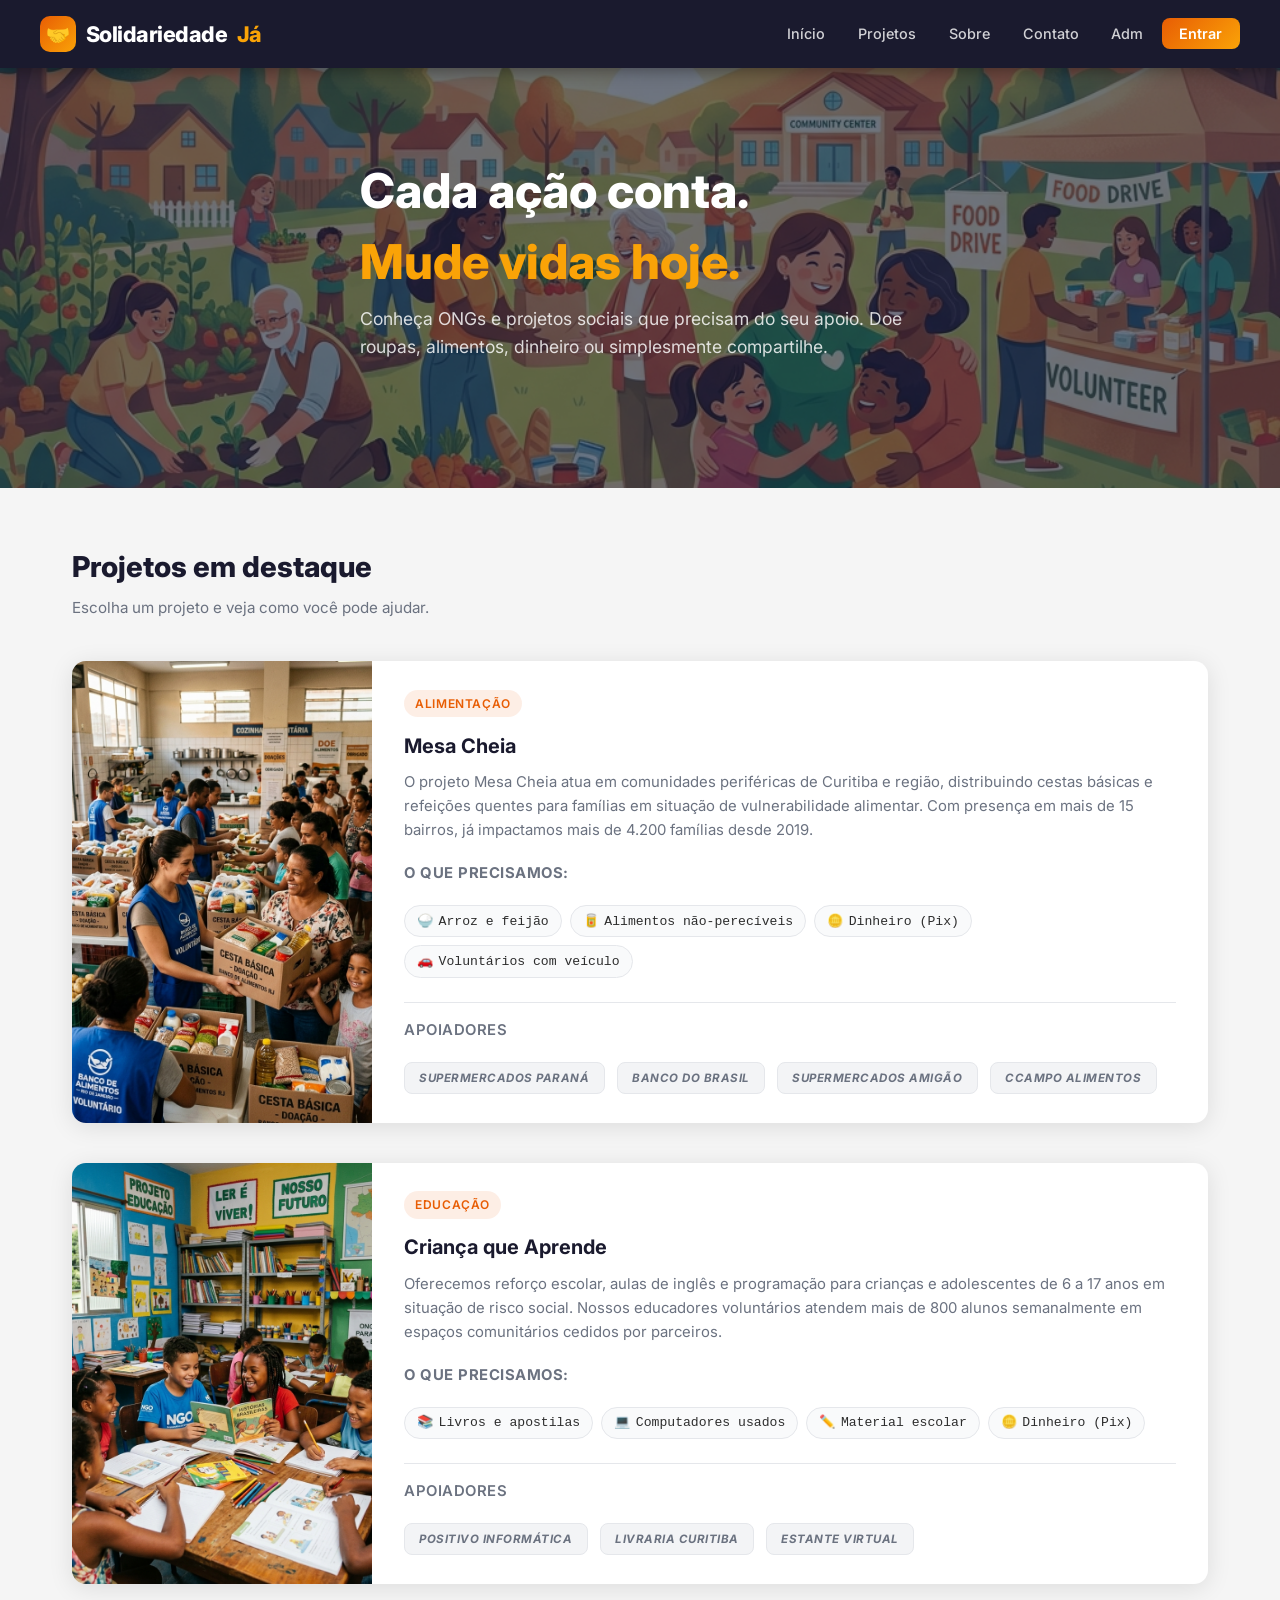
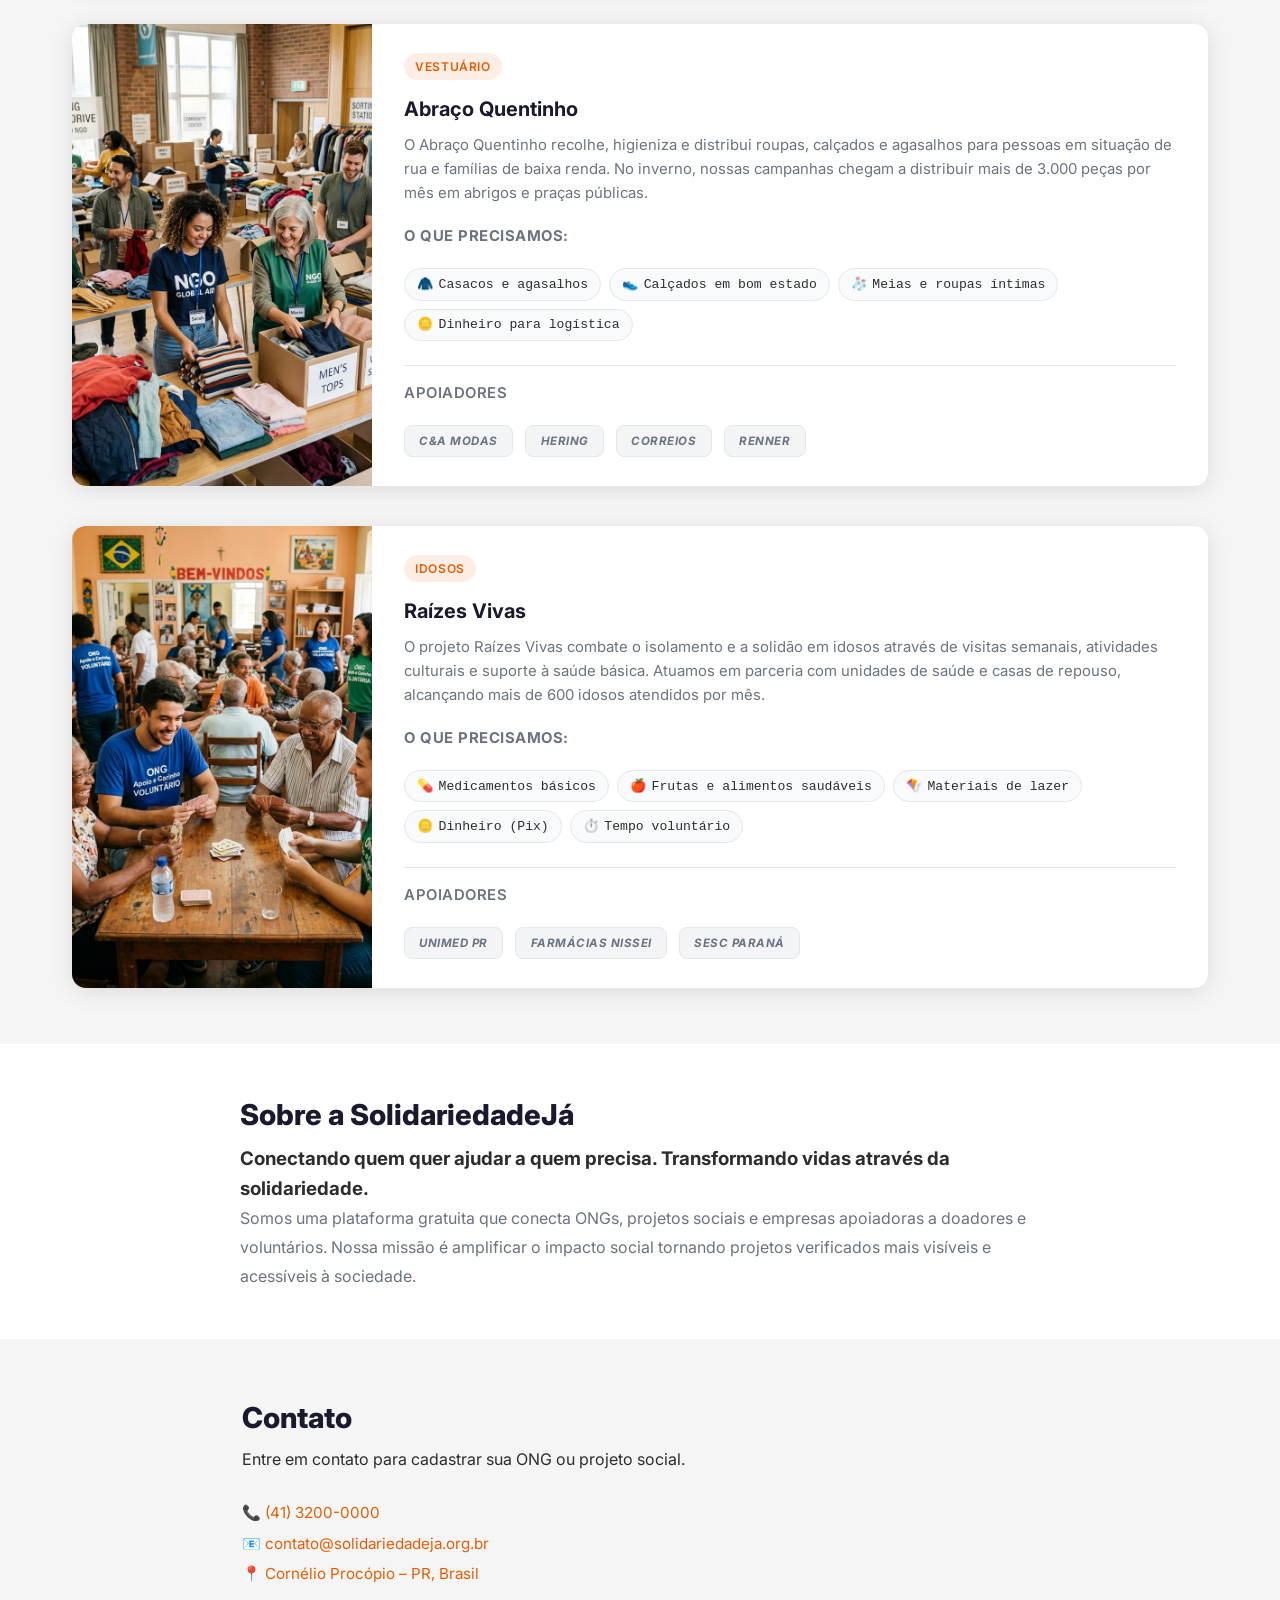
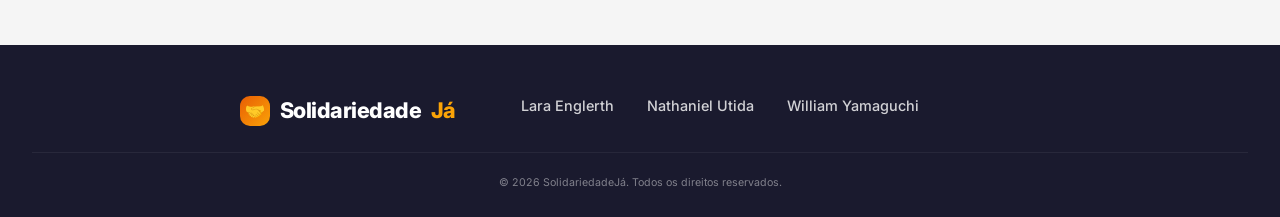
<file: index.html>
<!DOCTYPE html>

<html lang="pt-BR">

<head>
  <link rel="preconnect" href="https://fonts.googleapis.com">
  <link rel="preconnect" href="https://fonts.gstatic.com" crossorigin>
  <link href="https://fonts.googleapis.com/css2?family=Inter:ital,opsz,wght@0,14..32,100..900;1,14..32,100..900&display=swap" rel="stylesheet">
  <title>SolidariedadeJá</title>
  <link rel="stylesheet" href="style.css">
</head>

<body>

  <header>
    <div class="header-inner">
      
      <a href="index.html" class="logo">
        <div class="logo-icon">🤝</div>
        Solidariedade<span>Já</span>
      </a>

      <nav>
        <ul>
          <li><a href="index.html">Início</a></li>
          <li><a href="#projetos">Projetos</a></li>
          <li><a href="#sobre">Sobre</a></li>
          <li><a href="#contato">Contato</a></li>
          <li><a href="adm.html">Adm</a></li>
          <li><a href="login.html" class="btn-nav">Entrar</a></li>
        </ul>
      </nav>
      
    </div>
  </header>

  <section class="hero">
    <img src="img/hero_banner.png" alt="Pessoas se ajudando em comunidade">
    <div class="hero-content">
      <h1>Cada ação conta.</h1>
      <h1 id="hero-title"> Mude vidas hoje.</h1>
      <p>Conheça ONGs e projetos sociais que precisam do seu apoio. Doe roupas, alimentos, dinheiro ou simplesmente compartilhe.</p>
    </div>
  </section>

  <main>
    <section class="section" id="Projetos">
      <h2 class="section-title">Projetos em destaque</h2>
      <p class="section-sub">Escolha um projeto e veja como você pode ajudar.</p>
      
      <ul class="projects-list">
        
        <li>
          <article class="project-card">
            
            <figure>
              <img src="img/ong_alimentar.png" alt="Voluntários distribuindo cestas básicas">
            </figure>
            
            <div class="project-body">
              <span class="project-tag">Alimentação</span>
              <h2>Mesa Cheia</h2>
              <p>O projeto Mesa Cheia atua em comunidades periféricas de Curitiba e região, distribuindo cestas básicas e refeições quentes para famílias em situação de vulnerabilidade alimentar. Com presença em mais de 15 bairros, já impactamos mais de 4.200 famílias desde 2019.</p>
              <p class="needs-title">O que precisamos:</p>
              <ul class="needs-list">
                <li class="need-badge"><span class="icon">🍚</span> Arroz e feijão</li>
                <li class="need-badge"><span class="icon">🥫</span> Alimentos não-perecíveis</li>
                <li class="need-badge"><span class="icon">🪙</span> Dinheiro (Pix)</li>
                <li class="need-badge"><span class="icon">🚗</span> Voluntários com veículo</li>
              </ul>

              <div class="sponsors-area">
                <p class="sponsors-label">Apoiadores</p>
                <ul class="sponsors-icons">
                  <li><span class="sponsor-logo"><a href="https://site.paranasupermercados.com.br/" target="_blank">Supermercados Paraná</a></span></li>
                  <li><span class="sponsor-logo"><a href="https://www.bb.com.br/site/" target="_blank">Banco do Brasil</a></span></li>
                  <li><span class="sponsor-logo"><a href="https://www.amigao.com/" target="_blank">Supermercados Amigão</a></span></li>
                  <li><span class="sponsor-logo"><a href="https://ccampoalimentos.com.br/" target="_blank">Ccampo Alimentos</a></span></li>
                </ul>
              </div>
            </div>
          </article>
        </li>

        <li>
          <article class="project-card">
            
            <figure>
              <img src="img/ong_educacao.png" alt="Crianças estudando em sala de aula">
            </figure>
            
            <div class="project-body">
              <span class="project-tag">Educação</span>
              <h2>Criança que Aprende</h2>
              <p>Oferecemos reforço escolar, aulas de inglês e programação para crianças e adolescentes de 6 a 17 anos em situação de risco social. Nossos educadores voluntários atendem mais de 800 alunos semanalmente em espaços comunitários cedidos por parceiros.</p> 
              <p class="needs-title">O que precisamos:</p>
              <ul class="needs-list">
                <li class="need-badge"><span class="icon">📚</span> Livros e apostilas</li>
                <li class="need-badge"><span class="icon">💻</span> Computadores usados</li>
                <li class="need-badge"><span class="icon">✏️</span> Material escolar</li>
                <li class="need-badge"><span class="icon">🪙</span> Dinheiro (Pix)</li>
              </ul>

              <div class="sponsors-area">
                <p class="sponsors-label">Apoiadores</p>
                <ul class="sponsors-icons">
                  <li><span class="sponsor-logo"><a href="https://www.positivo.com.br/" target="_blank">Positivo Informática</a></span></li>
                  <li><span class="sponsor-logo"><a href="https://www.livrariascuritiba.com.br/" target="_blank">Livraria Curitiba</a></span></li>
                  <li><span class="sponsor-logo"><a href="https://www.estantevirtual.com.br/" target="_blank">Estante Virtual</a></span></li>
                </ul>
              </div>
            </div>
          </article>
        </li>

        <li>
          <article class="project-card">
            
            <figure>
              <img src="img/ong_roupas.png" alt="Voluntários separando e dobrando roupas doadas">
            </figure>

            <div class="project-body">
              <span class="project-tag">Vestuário</span>
              <h2>Abraço Quentinho</h2>
              <p>O Abraço Quentinho recolhe, higieniza e distribui roupas, calçados e agasalhos para pessoas em situação de rua e famílias de baixa renda. No inverno, nossas campanhas chegam a distribuir mais de 3.000 peças por mês em abrigos e praças públicas.</p>
              <p class="needs-title">O que precisamos:</p>
              <ul class="needs-list">
                <li class="need-badge"><span class="icon">🧥</span> Casacos e agasalhos</li>
                <li class="need-badge"><span class="icon">👟</span> Calçados em bom estado</li>
                <li class="need-badge"><span class="icon">🧦</span> Meias e roupas íntimas</li>
                <li class="need-badge"><span class="icon">🪙</span> Dinheiro para logística</li>
              </ul>

              <div class="sponsors-area">
                <p class="sponsors-label">Apoiadores</p>
                <ul class="sponsors-icons">
                  <li><span class="sponsor-logo"><a href="https://www.cea.com.br/" target="_blank">C&A Modas</a></span></li>
                  <li><span class="sponsor-logo"><a href="https://www.hering.com.br/" target="_blank">Hering</a></span></li>
                  <li><span class="sponsor-logo"><a href="https://www.correios.com.br/" target="_blank">Correios</a></span></li>
                  <li><span class="sponsor-logo"><a href="https://www.lojasrenner.com.br/" target="_blank">Renner</a></span></li>
                </ul>
              </div>
            </div>
          </article>
        </li>

        <li>
          <article class="project-card">
            
            <figure>
              <img src="img/ong_idosos.png" alt="Voluntários conversando e jogando cartas com idosos em um centro comunitário">
            </figure>

            <div class="project-body">
              <span class="project-tag">Idosos</span>
              <h2>Raízes Vivas</h2>
              <p>O projeto Raízes Vivas combate o isolamento e a solidão em idosos através de visitas semanais, atividades culturais e suporte à saúde básica. Atuamos em parceria com unidades de saúde e casas de repouso, alcançando mais de 600 idosos atendidos por mês.</p>
              <p class="needs-title">O que precisamos:</p>
              <ul class="needs-list">
                <li class="need-badge"><span class="icon">💊</span> Medicamentos básicos</li>
                <li class="need-badge"><span class="icon">🍎</span> Frutas e alimentos saudáveis</li>
                <li class="need-badge"><span class="icon">🪁</span> Materiais de lazer</li>
                <li class="need-badge"><span class="icon">🪙</span> Dinheiro (Pix)</li>
                <li class="need-badge"><span class="icon">⏱️</span> Tempo voluntário</li>
              </ul>

              <div class="sponsors-area">
                <p class="sponsors-label">Apoiadores</p>
                <ul class="sponsors-icons">
                  <li><span class="sponsor-logo"><a href="https://www.unimed.coop.br/site/web/parana" target="_blank">Unimed PR</a></span></li>
                  <li><span class="sponsor-logo"><a href="https://www.farmaciasnissei.com.br/" target="_blank">Farmácias Nissei</a></span></li>
                  <li><span class="sponsor-logo"><a href="https://www.sescpr.com.br/" target="_blank">SESC Paraná</a></span></li>
                </ul>
              </div>
            </div>
          </article>
        </li>

      </ul>
    </section>

    <section class="section" id="sobre">
      <div id="sobre-title">
        <h2 class="section-title">Sobre a SolidariedadeJá</h2>
        <h3>Conectando quem quer ajudar a quem precisa. Transformando vidas através da solidariedade.</h3>
        <p id="sobre-descricao">Somos uma plataforma gratuita que conecta ONGs, projetos sociais e empresas apoiadoras a doadores e voluntários. Nossa missão é amplificar o impacto social tornando projetos verificados mais visíveis e acessíveis à sociedade.</p>
      </div>
    </section>

    <section class="section" id="contato">
      <h2 class="section-title" id="contato-title">Contato</h2>
      <p>Entre em contato para cadastrar sua ONG ou projeto social.</p>
      <br>
      <ul>
        <li class="contato-link"><span class="icon">📞</span><a href="tel:+554132000000"> (41) 3200-0000</a></li>
        <li class="contato-link"><span class="icon">📧</span><a href="mailto:contato@solidariedadeja.org.br"> contato@solidariedadeja.org.br</a></li>
        <li class="contato-link"><span class="icon">📍</span><a href="https://maps.google.com/?q=Cornélio+Procópio,+PR" target="_blank"> Cornélio Procópio – PR, Brasil</a></li>
      </ul>
    </section>
  </main>

  <footer>
    <div class="footer-inner">
      <a href="index.html" class="logo">
        <div class="logo-icon" id="footer-logo">🤝</div>
        Solidariedade<span>Já</span>
      </a>

      <nav>
        <ul>
          <li><a href="https://laraenglerth.github.io/cv---lara/" target="_blank">Lara Englerth</a></li>
          <li><a href="https://nanatutida.github.io/FRONT-END/" target="_blank">Nathaniel Utida</a></li>
          <li><a href="https://soulstorm0.github.io/" target="_blank">William Yamaguchi</a></li>
        </ul>
      </nav>
    </div>
    
    <div class="footer-bottom">
      <small>© 2026 SolidariedadeJá. Todos os direitos reservados.</small>
    </div>

  </footer>

</body>

</html>
</file>
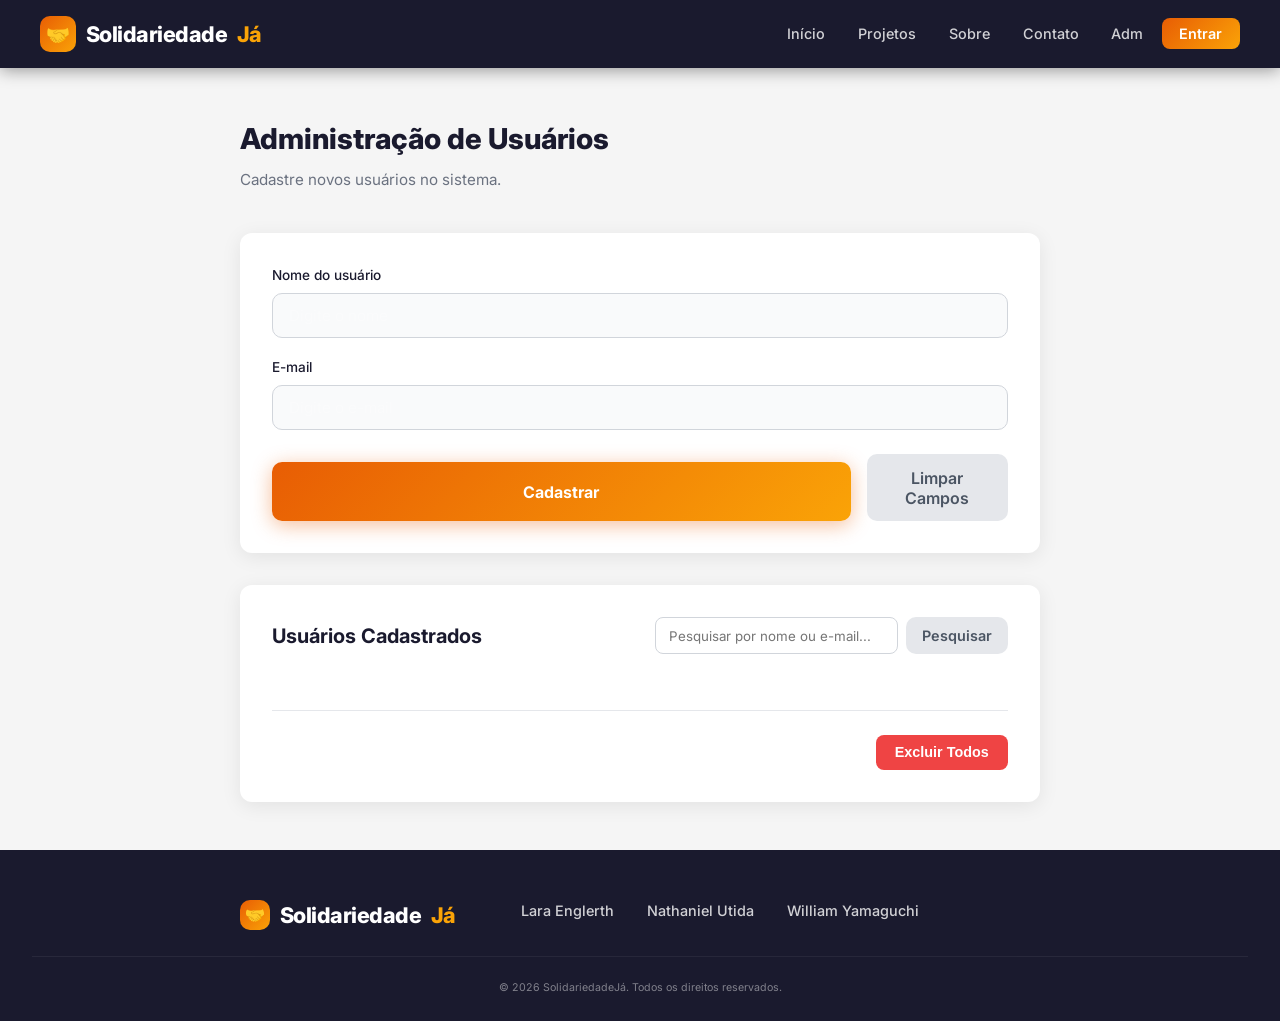
<file: adm.html>
<!DOCTYPE html>

<html lang="pt-BR">

<head>
  <link rel="preconnect" href="https://fonts.googleapis.com">
  <link rel="preconnect" href="https://fonts.gstatic.com" crossorigin>
  <link href="https://fonts.googleapis.com/css2?family=Inter:ital,opsz,wght@0,14..32,100..900;1,14..32,100..900&display=swap" rel="stylesheet">
  <title>SolidariedadeJá - Administração</title>
  <link rel="stylesheet" href="style.css">
</head>

<body>

  <header>
    <div class="header-inner">
      
      <a href="index.html" class="logo">
        <div class="logo-icon">🤝</div>
        Solidariedade<span>Já</span>
      </a>

      <nav>
        <ul>
          <li><a href="index.html">Início</a></li>
          <li><a href="index.html#projetos">Projetos</a></li>
          <li><a href="index.html#sobre">Sobre</a></li>
          <li><a href="index.html#contato">Contato</a></li>
          <li><a href="adm.html">Adm</a></li>
          <li><a href="login.html" class="btn-nav">Entrar</a></li>
        </ul>
      </nav>
      
    </div>
  </header>

  <main class="admin-main">
    <section class="admin-container">
      <h2 class="section-title">Administração de Usuários</h2>
      <p class="section-sub">Cadastre novos usuários no sistema.</p>

      <div class="admin-card">
        <form id="form-cadastro">
          <div class="form-group">
            <label for="nome">Nome do usuário</label>
            <input type="text" id="nome" placeholder="Digite o nome" required>
          </div>
          <div class="form-group">
            <label for="email">E-mail</label>
            <input type="email" id="email" placeholder="Digite o e-mail" required>
          </div>
          <div class="admin-actions">
            <button type="submit" class="btn-auth">Cadastrar</button>
            <button type="button" class="btn-secondary" id="btn-limpar">Limpar Campos</button>
          </div>
        </form>
      </div>

      <div class="admin-list-container">
        <div class="admin-list-header">
          <h3>Usuários Cadastrados</h3>
          <div class="search-box">
            <input type="text" id="busca" placeholder="Pesquisar por nome ou e-mail...">
            <button type="button" id="btn-pesquisar" class="btn-secondary btn-small">Pesquisar</button>
          </div>
        </div>
        
        <ul id="lista-usuarios" class="users-list">
        </ul>

        <div class="admin-list-footer">
          <button type="button" id="btn-excluir-todos" class="btn-danger">Excluir Todos</button>
        </div>
      </div>
    </section>
  </main>

  <footer>
    <div class="footer-inner">
      <a href="index.html" class="logo">
        <div class="logo-icon" id="footer-logo">🤝</div>
        Solidariedade<span>Já</span>
      </a>

      <nav>
        <ul>
          <li><a href="https://laraenglerth.github.io/cv---lara/" target="_blank">Lara Englerth</a></li>
          <li><a href="https://nanatutida.github.io/FRONT-END/" target="_blank">Nathaniel Utida</a></li>
          <li><a href="https://soulstorm0.github.io/" target="_blank">William Yamaguchi</a></li>
        </ul>
      </nav>
    </div>
    
    <div class="footer-bottom">
      <small>© 2026 SolidariedadeJá. Todos os direitos reservados.</small>
    </div>

  </footer>

  <script src="adm.js"></script>
</body>

</html>
</file>
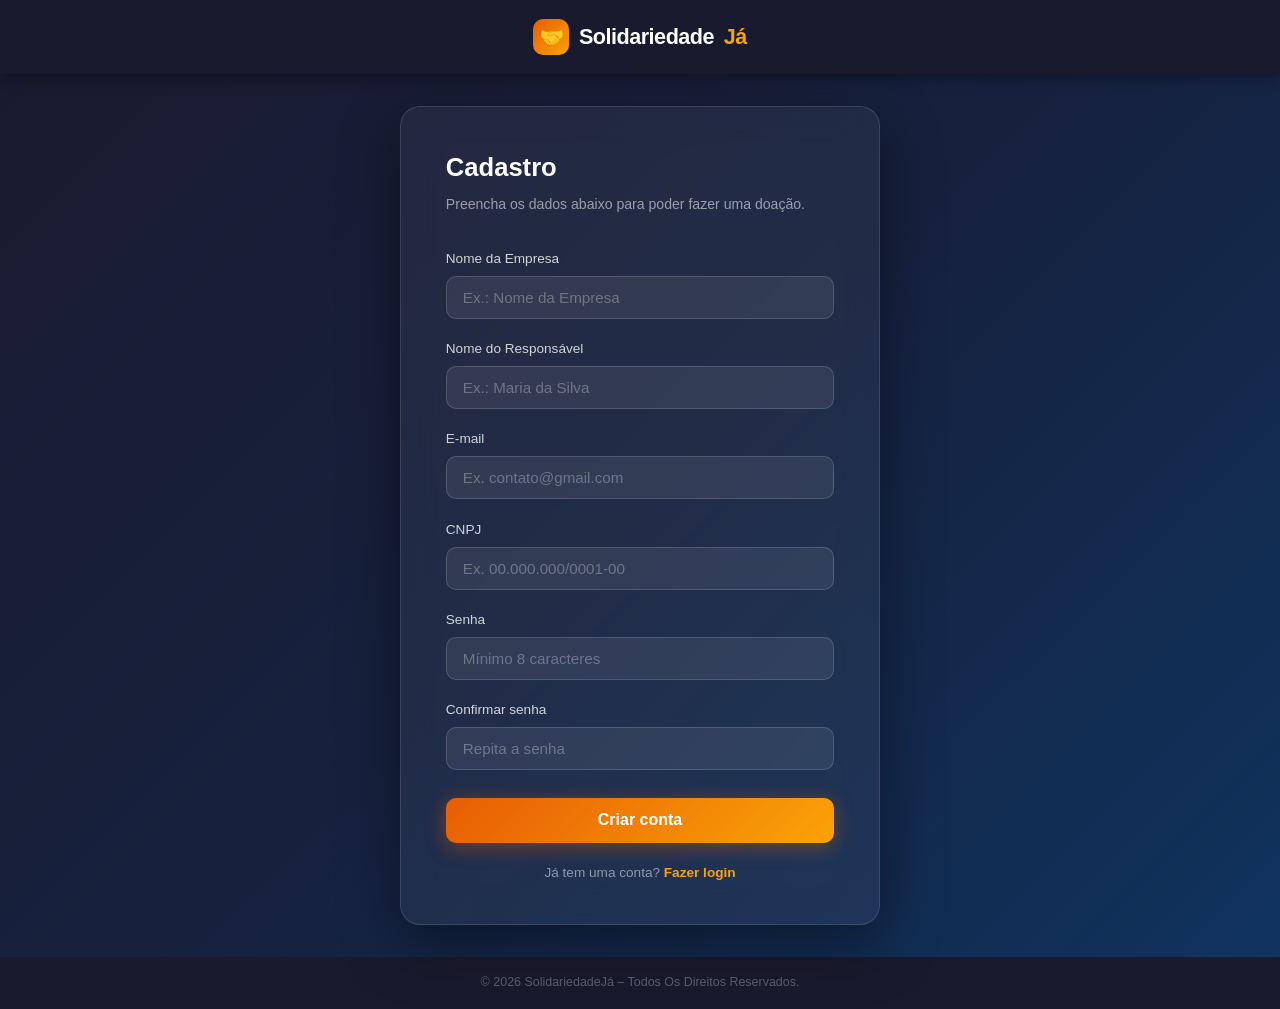
<file: cadastro.html>
<!DOCTYPE html>

<html lang="pt-BR">

<head>
  <title>Cadastro</title>
  <link rel="stylesheet" href="style.css">
</head>

<body class="auth-body">

  <header class="auth-header">
    <a href="index.html" class="logo">
      <div class="logo-icon">🤝</div>
      Solidariedade<span>Já</span>
    </a>
  </header>

  <main class="auth-main">
    <section class="auth-card">
      <h1 id="cadastro-title">Cadastro</h1>
      <p class="auth-sub">Preencha os dados abaixo para poder fazer uma doação.</p>

      <form action="login.html">
        <div class="form-group">
        <label>Nome da Empresa</label>
        <input type="text" placeholder="Ex.: Nome da Empresa" required>
        </div>

        <div class="form-group">
          <label>Nome do Responsável</label>
          <input type="text" placeholder="Ex.: Maria da Silva" required>
        </div>

        <div class="form-group">
          <label>E-mail</label>
          <input type="email" placeholder="Ex. contato@gmail.com" required>
        </div>

        <div class="form-group">
          <label>CNPJ</label>
          <input type="text" placeholder="Ex. 00.000.000/0001-00" maxlength="18" required>
        </div>

        <div class="form-group">
          <label>Senha</label>
          <input type="password" placeholder="Mínimo 8 caracteres" minlength="8" required>
        </div>
        
        <div class="form-group">
          <label>Confirmar senha</label>
          <input type="password" placeholder="Repita a senha" minlength="8" required>
        </div>

        <button type="submit" class="btn-auth" id="btn-cadastrar">Criar conta</button> 
      </form>

      <p class="auth-link">Já tem uma conta? <a href="login.html" id="link-login">Fazer login</a></p>
    </section>
  </main>

  <footer class="auth-footer"><p>© 2026 SolidariedadeJá – Todos Os Direitos Reservados.</p></footer>

</body>

</html>
</file>
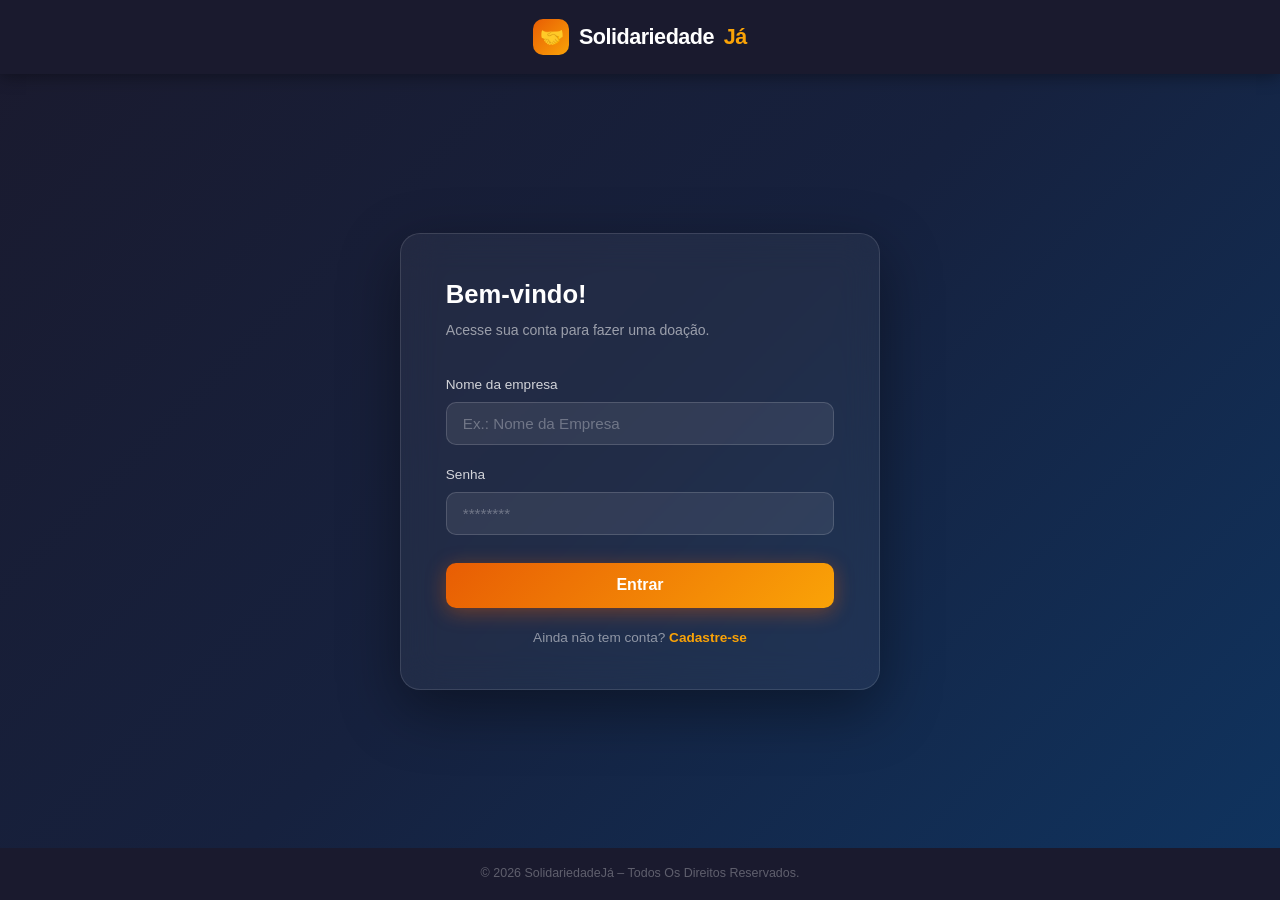
<file: login.html>
<!DOCTYPE html>

<html lang="pt-br">

<head>
  <title>Login</title>
  <link rel="stylesheet" href="style.css">
</head>

<body class="auth-body">

  <header class="auth-header">
    <a href="index.html" class="logo">
      <div class="logo-icon">🤝</div>
      Solidariedade<span>Já</span>
    </a>
  </header>

  <main class="auth-main">
    <section class="auth-card">
      <h1 id="login-title">Bem-vindo!</h1>
      <p class="auth-sub">Acesse sua conta para fazer uma doação.</p>
      
      <form action="index.html">
        <div class="form-group">
          <label>Nome da empresa</label>
          <input type="text" placeholder="Ex.: Nome da Empresa" required>
        </div>

        <div class="form-group">
          <label>Senha</label>
          <input type="password" placeholder="********" required>
        </div>

        <button type="submit" class="btn-auth" id="btn-entrar">Entrar</button>

        <p class="auth-link">Ainda não tem conta? <a href="cadastro.html" id="link-cadastro">Cadastre-se</a></p>
      </form>
      
    </section>
  </main>

  <footer class="auth-footer"><p>© 2026 SolidariedadeJá – Todos Os Direitos Reservados.</p></footer>

</body>

</html>
</file>
<file: style.css>
.inter-regular {
  font-family: "Inter", sans-serif;
  font-optical-sizing: auto;
  font-weight: 300;
  font-style: normal;
}

* { 
  box-sizing: border-box;
  margin: 0;
  padding: 0;
}

body {
  font-family: 'Inter', sans-serif;
  background: #f5f5f5;
  color: #2d2d2d;
  line-height: 1.6;
  min-height: 100vh;
  display: flex;
  flex-direction: column;
}

img {
  display: block;
  max-width: 100%;
}

a  {
  text-decoration: none;
  color: inherit;
}

ul {
  list-style: none;
}

header {
  background: #1a1a2e;
  padding: 0 2rem;
  position: sticky;
  top: 0;
  z-index: 100;
  box-shadow: 0 2px 16px rgba(0,0,0,.4);
}

.header-inner {
  max-width: 1200px;
  margin: 0 auto;
  display: flex;
  align-items: center;
  justify-content: space-between;
  height: 68px;
}

.logo {
  display: flex;
  align-items: center;
  gap: .6rem;
  font-size: 1.35rem;
  font-weight: 800;
  color: #fff;
  letter-spacing: -.5px;
}

.logo span {
  color: #faa307;
}

.logo-icon {
  width: 36px;
  height: 36px;
  background: linear-gradient(135deg, #e85d04, #faa307);
  border-radius: 10px;
  display: flex;
  align-items: center;
  justify-content: center;
  font-size: 1.2rem;
}

nav ul {
  display: flex;
  gap: .25rem;
  align-items: center;
}

nav a {
  color: rgba(255,255,255,.8);
  font-size: .9rem;
  font-weight: 500;
  padding: .45rem .9rem;
  border-radius: 8px;
  transition: background .25s ease, color .25s ease;
}

nav a:hover, nav a.active {
  background: rgba(255,255,255,.1);
  color: #fff;
}

.btn-nav {
  background: linear-gradient(135deg, #e85d04, #faa307) !important;
  color: #fff !important;
  padding: .45rem 1.1rem !important;
  font-weight: 600 !important;
}

.btn-nav:hover {
  opacity: .88;
}

.hero {
  position: relative;
  min-height: 420px;
  display: flex;
  align-items: center;
  overflow: hidden;
  background: #16213e;
}

.hero img {
  position: absolute;
  inset: 0;
  width: 100%;
  height: 100%;
  object-fit: cover;
  opacity: .38;
}

.hero-content {
  position: relative;
  z-index: 2;
  max-width: 1200px;
  margin: 0 auto;
  padding: 4rem 2rem;
  color: #fff;
}

.hero-content h1 {
  font-size: clamp(1.8rem, 4vw, 3rem);
  font-weight: 800;
  line-height: 1.15;
  margin-bottom: 1rem;
}

#hero-title {
  color: #faa307;
}

.hero-content p {
  font-size: 1.1rem;
  color: rgba(255,255,255,.82);
  max-width: 560px;
  margin-bottom: 2rem;
}

.section {
  max-width: 1200px;
  margin: 0 auto;
  padding: 3.5rem 2rem;
  flex: 1;
}

.section-title {
  font-size: 1.8rem;
  font-weight: 800;
  color: #1a1a2e;
  margin-bottom: .4rem;
}

.section-sub {
  color: #6b7280;
  margin-bottom: 2.5rem;
  font-size: .95rem;
}

.projects-list {
  display: flex;
  flex-direction: column;
  gap: 2.5rem;
}

.project-card {
  background: #ffffff;
  border-radius: 14px;
  box-shadow: 0 4px 24px rgba(0,0,0,.10);
  overflow: hidden;
  display: flex;
  gap: 0;
  transition: transform .25s ease, box-shadow .25s ease;
}

.project-card:hover {
  transform: translateY(-4px);
  box-shadow: 0 8px 40px rgba(0,0,0,.16);
}

.project-card figure {
  flex: 0 0 300px;
  max-width: 300px;
  overflow: hidden;
}

.project-card figure img {
  width: 100%; height: 100%;
  object-fit: cover;
  transition: transform .4s ease;
}

.project-card:hover figure img {
  transform: scale(1.06);
}

.project-body {
  flex: 1;
  padding: 1.8rem 2rem;
  display: flex;
  flex-direction: column;
}

.project-tag {
  display: inline-block;
  background: rgba(232,93,4,.1);
  color: #e85d04;
  font-size: .75rem;
  font-weight: 600;
  text-transform: uppercase;
  letter-spacing: .6px;
  padding: .25rem .7rem;
  border-radius: 50px;
  margin-bottom: .8rem;
  align-self: flex-start;
}

.project-body h2 {
  font-size: 1.25rem;
  font-weight: 700;
  margin-bottom: .6rem;
  color: #1a1a2e;
}

.project-body p {
  color: #6b7280;
  font-size: .93rem;
  margin-bottom: 1.2rem;
  flex: 1;
}

.needs-title {
  font-size: .78rem;
  font-weight: 700;
  text-transform: uppercase;
  letter-spacing: .5px;
  color: #6b7280;
  margin-bottom: .5rem;
}

.needs-list {
  display: flex;
  flex-wrap: wrap;
  gap: .5rem;
  margin-bottom: 1.5rem;
}

.need-badge {
  display: flex;
  align-items: center;
  gap: .35rem;
  background: #f9fafb;
  border: 1px solid #e5e7eb;
  border-radius: 50px;
  padding: .3rem .75rem;
  font-size: .82rem;
  font-weight: 500;
  color: #2d2d2d;
  font-family: 'Courier New', monospace;
}

.need-badge.icon {
  font-size: 1rem;
}

.sponsors-area {
  border-top: 1px solid #e5e7eb;
  padding-top: 1rem;
}

.sponsors-label {
  font-size: .75rem;
  font-weight: 600;
  text-transform: uppercase;
  letter-spacing: .5px;
  color: #6b7280;
  margin-bottom: .6rem;
}

.sponsors-icons {
  display: flex;
  align-items: center;
  gap: .75rem;
  flex-wrap: wrap;
}

.sponsor-logo {
  height: 32px;
  background: #f3f4f6;
  border-radius: 8px;
  padding: .3rem .9rem;
  display: flex;
  align-items: center;
  justify-content: center;
  font-size: .72rem;
  font-weight: 700;
  color: #6b7280;
  letter-spacing: .5px;
  border: 1px solid #e5e7eb;
  text-transform: uppercase;
  transition: background .25s ease;
  font-style: italic;
}

.sponsor-logo:hover {
  background: #e5e7eb;
}

#sobre {
  background:#fff;
  max-width:100%;
  padding:3rem 2rem;
}

#sobre-title {
  margin:0 auto;
  max-width:800px;
}

#sobre-descricao {
  color: #6b7280;
  max-width:800px;
  line-height:1.8;
  margin:0 auto;
}

.contato-link{
  font-style:normal;
  color: #e85d04;
  font-size:.95rem;
  line-height:2;
}

#contato {
  max-width:860px;
}

footer {
  background: #1a1a2e;
  color: rgba(255,255,255,.75);
  padding: 3rem 2rem 1.5rem;
}

.footer-inner {
  max-width: 800px;
  margin: 0 auto;
  display: grid;
  grid-template-columns: 1fr 2fr;
  margin-bottom: 1.5rem;
}

#footer-logo {
  width:30px;
  height:30px;
  font-size:1rem;
}

.footer-bottom {
  border-top: 1px solid rgba(255,255,255,.1);
  padding-top: 1.2rem;
  text-align: center;
  font-size: .8rem;
  opacity: .6;
}

.auth-body {
  background: linear-gradient(135deg, #1a1a2e 0%, #16213e 50%, #0f3460 100%);
  min-height: 100vh;
  display: flex;
  flex-direction: column;
}

.auth-header {
  padding: 1.2rem 2rem;
  display: flex;
  justify-content: center;
}

.auth-main {
  flex: 1;
  display: flex;
  align-items: center;
  justify-content: center;
  padding: 2rem 1rem;
}

.auth-card {
  background: rgba(255,255,255,.05);
  backdrop-filter: blur(18px);
  border: 1px solid rgba(255,255,255,.12);
  border-radius: 20px;
  padding: 2.5rem 2.8rem;
  width: 100%;
  max-width: 480px;
  box-shadow: 0 20px 60px rgba(0,0,0,.4);
}

.auth-card h1 {
  color: #fff;
  font-size: 1.6rem;
  font-weight: 800;
  margin-bottom: .3rem;
}

.auth-card .auth-sub {
  color: rgba(255,255,255,.55);
  font-size: .88rem;
  margin-bottom: 2rem;
}

.form-group {
  margin-bottom: 1.2rem;
}

.form-group label {
  display: block;
  color: rgba(255,255,255,.8);
  font-size: .85rem;
  font-weight: 500;
  margin-bottom: .4rem;
}

.form-group input {
  width: 100%;
  background: rgba(255,255,255,.08);
  border: 1px solid rgba(255,255,255,.15);
  border-radius: 10px;
  color: #fff;
  font-size: .95rem;
  font-family: 'Inter', sans-serif;
  padding: .75rem 1rem;
  outline: none;
  transition: border .25s ease, background .25s ease;
}

.form-group input::placeholder {
  color: rgba(255,255,255,.3);
}

.form-group input:focus {
  border-color: #faa307;
  background: rgba(255,255,255,.12);
}

.btn-auth {
  width: 100%;
  background: linear-gradient(135deg, #e85d04, #faa307);
  color: #fff;
  font-size: 1rem;
  font-weight: 700;
  font-family: 'Inter', sans-serif;
  padding: .85rem;
  border: none;
  border-radius: 10px;
  cursor: pointer;
  margin-top: .5rem;
  transition: opacity .25s ease, transform .25s ease;
  box-shadow: 0 4px 20px rgba(232,93,4,.4);
}

.btn-auth:hover { opacity: .9; transform: translateY(-1px); }

.auth-link {
  text-align: center;
  margin-top: 1.2rem;
  font-size: .85rem;
  color: rgba(255,255,255,.5);
}

.auth-link a {
  color: #faa307;
  font-weight: 600;
  transition: opacity .25s ease;
}

.auth-link a:hover { opacity: .75; }

.auth-footer {
  text-align: center;
  padding: 1rem;
  color: rgba(255,255,255,.3);
  font-size: .78rem;
}

@media (max-width: 768px) {
  .project-card {
    flex-direction: column;
  }

  .project-card figure {
    flex: none;
    max-width: 100%;
    height: 220px;
  }

  .header-inner { 
    flex-wrap: wrap;
    height: auto;
    padding: .8rem 0;
    gap: .5rem;
  }
  
  nav ul {
    flex-wrap: wrap;
    justify-content: center;
  }

  .auth-card {
    padding: 2rem 1.5rem;
  }
}

.admin-main {
  flex: 1;
  background: #f5f5f5;
  padding: 3rem 1rem;
}

.admin-container {
  max-width: 800px;
  margin: 0 auto;
}

.admin-card {
  background: #ffffff;
  border-radius: 12px;
  box-shadow: 0 4px 20px rgba(0,0,0,.08);
  padding: 2rem;
  margin-bottom: 2rem;
}

.admin-card .form-group label {
  color: #1a1a2e;
}

.admin-card .form-group input {
  background: #f9fafb;
  border: 1px solid #d1d5db;
  color: #1a1a2e;
}

.admin-card .form-group input:focus {
  border-color: #faa307;
  background: #ffffff;
}

.admin-actions {
  display: flex;
  gap: 1rem;
  margin-top: 1.5rem;
}

.btn-secondary {
  background: #e5e7eb;
  color: #4b5563;
  font-size: 1rem;
  font-weight: 600;
  font-family: 'Inter', sans-serif;
  padding: .85rem 1.5rem;
  border: none;
  border-radius: 10px;
  cursor: pointer;
  transition: background .25s ease;
}

.btn-secondary:hover {
  background: #d1d5db;
}

.btn-small {
  padding: .6rem 1rem;
  font-size: .9rem;
}

.btn-danger {
  background: #ef4444;
  color: #ffffff;
  font-size: .9rem;
  font-weight: 600;
  padding: .6rem 1.2rem;
  border: none;
  border-radius: 8px;
  cursor: pointer;
  transition: background .25s ease;
}

.btn-danger:hover {
  background: #dc2626;
}

.admin-list-container {
  background: #ffffff;
  border-radius: 12px;
  box-shadow: 0 4px 20px rgba(0,0,0,.08);
  padding: 2rem;
}

.admin-list-header {
  display: flex;
  justify-content: space-between;
  align-items: center;
  margin-bottom: 1.5rem;
  flex-wrap: wrap;
  gap: 1rem;
}

.admin-list-header h3 {
  font-size: 1.25rem;
  color: #1a1a2e;
}

.search-box {
  display: flex;
  gap: .5rem;
}

.search-box input {
  padding: .5rem .8rem;
  border: 1px solid #d1d5db;
  border-radius: 8px;
  outline: none;
  font-family: 'Inter', sans-serif;
}

.search-box input:focus {
  border-color: #faa307;
}

.users-list {
  display: flex;
  flex-direction: column;
  gap: 1rem;
  margin-bottom: 2rem;
}

.users-list li {
  display: flex;
  justify-content: space-between;
  align-items: center;
  padding: 1rem;
  background: #f9fafb;
  border: 1px solid #e5e7eb;
  border-radius: 8px;
}

.user-info {
  display: flex;
  flex-direction: column;
  gap: .2rem;
}

.user-date {
  font-size: .75rem;
  color: #6b7280;
  text-transform: uppercase;
  letter-spacing: .5px;
}

.user-name {
  font-weight: 600;
  color: #1a1a2e;
  font-size: 1.05rem;
}

.user-email {
  font-size: .9rem;
  color: #4b5563;
}

.admin-list-footer {
  display: flex;
  justify-content: flex-end;
  border-top: 1px solid #e5e7eb;
  padding-top: 1.5rem;
}
</file>
